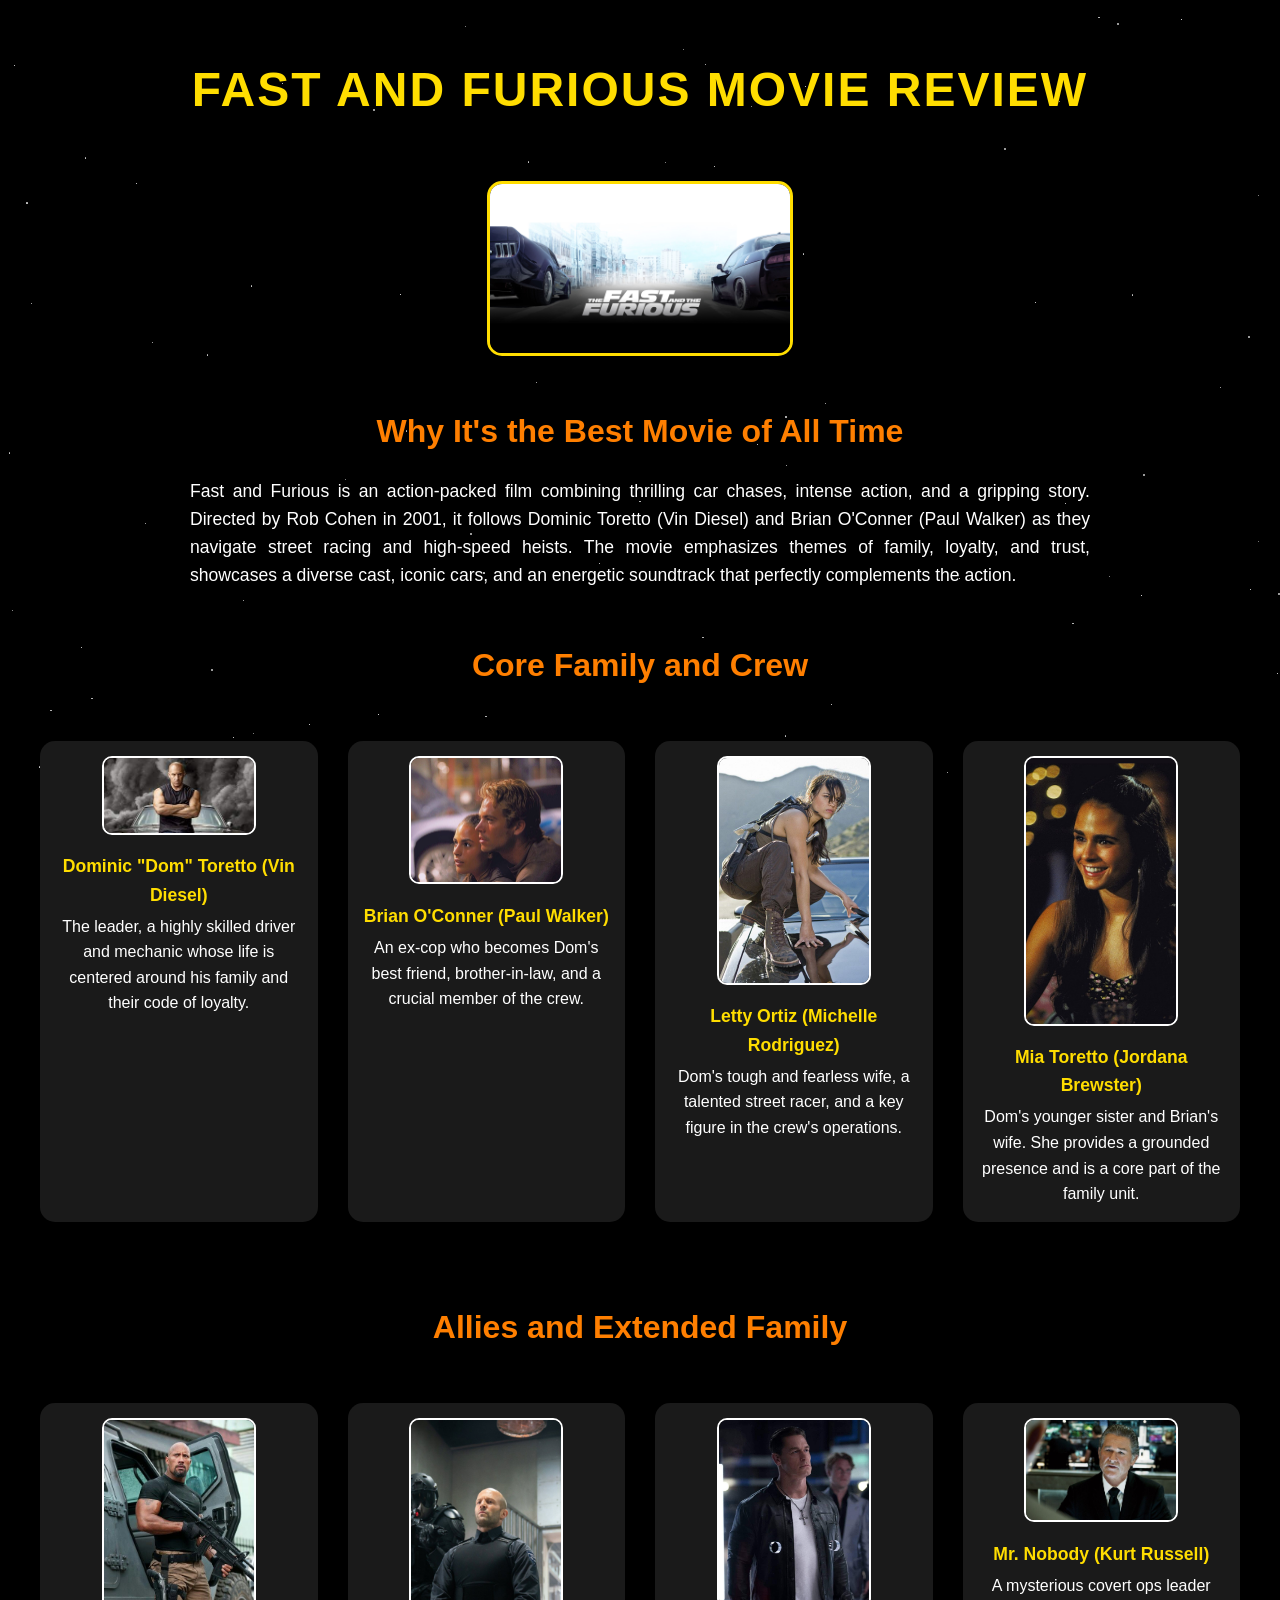
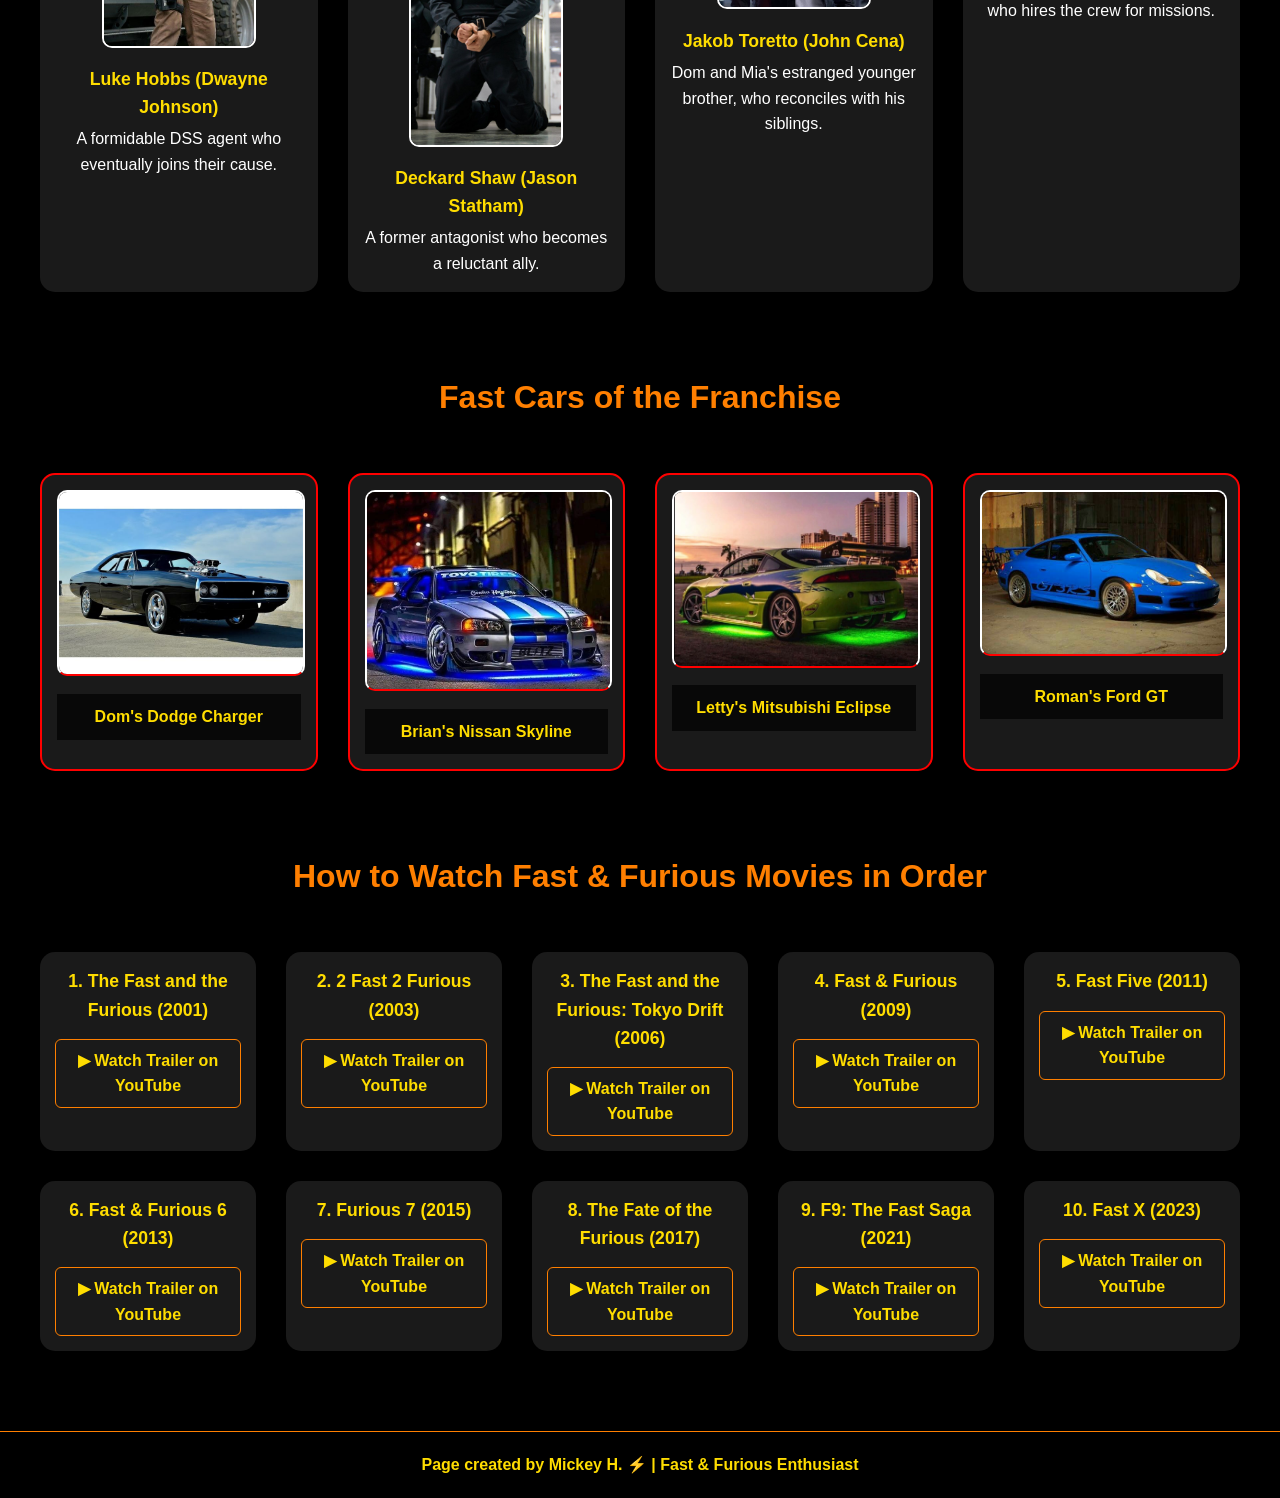
<file: index.html>
<!DOCTYPE html>
<html lang="en">
<head>
    <meta charset="UTF-8">
    <meta name="viewport" content="width=device-width, initial-scale=1.0">
    <meta name="description" content="Explore the Fast & Furious franchise through movie reviews, iconic characters, legendary cars, and the movie watching order.">
    <title>FAST AND FURIOUS</title>
    <link rel="stylesheet" href="style.css">
    <script src="script.js" defer></script>
</head>
<body>

    <h1>FAST AND FURIOUS MOVIE REVIEW</h1>
    <img src="image/logo 1.jpeg" alt="Fast and Furious logo" class="logo">

    <h2 class="section-title">Why It's the Best Movie of All Time</h2>
    <p>
        Fast and Furious is an action-packed film combining thrilling car chases, intense action, and a gripping story.
        Directed by Rob Cohen in 2001, it follows Dominic Toretto (Vin Diesel) and Brian O'Conner (Paul Walker) as they
        navigate street racing and high-speed heists. The movie emphasizes themes of family, loyalty, and trust,
        showcases a diverse cast, iconic cars, and an energetic soundtrack that perfectly complements the action.
    </p>

    <h3 class="section-title">Core Family and Crew</h3>
    <div class="grid-container">
        <div class="card fade-in">
            <a href="image/dom.jpg" target="_blank" rel="noopener noreferrer"><img src="image/dom.jpg" alt="Dominic Toretto"></a>
            <strong>Dominic "Dom" Toretto (Vin Diesel)</strong>
            The leader, a highly skilled driver and mechanic whose life is centered around his family and their code of loyalty.
        </div>
        <div class="card fade-in">
            <a href="image/wife.jpg" target="_blank" rel="noopener noreferrer"><img src="image/wife.jpg" alt="Brian and Mia"></a>
            <strong>Brian O'Conner (Paul Walker)</strong>
            An ex-cop who becomes Dom's best friend, brother-in-law, and a crucial member of the crew.
        </div>
        <div class="card fade-in">
            <a href="image/letty.jpg" target="_blank" rel="noopener noreferrer"><img src="image/letty.jpg" alt="Letty Ortiz"></a>
            <strong>Letty Ortiz (Michelle Rodriguez)</strong>
            Dom's tough and fearless wife, a talented street racer, and a key figure in the crew's operations.
        </div>
        <div class="card fade-in">
            <a href="image/mia.jpg" target="_blank" rel="noopener noreferrer"><img src="image/mia.jpg" alt="Mia Toretto"></a>
            <strong>Mia Toretto (Jordana Brewster)</strong>
            Dom's younger sister and Brian's wife. She provides a grounded presence and is a core part of the family unit.
        </div>
    </div>

    <h3 class="section-title">Allies and Extended Family</h3>
    <div class="grid-container">
        <div class="card fade-in">
            <a href="image/luke.jpg" target="_blank" rel="noopener noreferrer"><img src="image/luke.jpg" alt="Luke Hobbs"></a>
            <strong>Luke Hobbs (Dwayne Johnson)</strong>
            A formidable DSS agent who eventually joins their cause.
        </div>
        <div class="card fade-in">
            <a href="image/deckard.jpg" target="_blank" rel="noopener noreferrer"><img src="image/deckard.jpg" alt="Deckard Shaw"></a>
            <strong>Deckard Shaw (Jason Statham)</strong>
            A former antagonist who becomes a reluctant ally.
        </div>
        <div class="card fade-in">
            <a href="image/jakob.jpg" target="_blank" rel="noopener noreferrer"><img src="image/jakob.jpg" alt="Jakob Toretto"></a>
            <strong>Jakob Toretto (John Cena)</strong>
            Dom and Mia's estranged younger brother, who reconciles with his siblings.
        </div>
        <div class="card fade-in">
            <a href="image/mr. Nobody.jpg" target="_blank" rel="noopener noreferrer"><img src="image/mr. Nobody.jpg" alt="Mr. Nobody"></a>
            <strong>Mr. Nobody (Kurt Russell)</strong>
            A mysterious covert ops leader who hires the crew for missions.
        </div>
    </div>

    <h3 class="section-title">Fast Cars of the Franchise</h3>
    <div class="grid-container">
        <div class="car-card fade-in">
            <img src="image/fastcar1.jpg" alt="Dom's Dodge Charger">
            <div class="car-caption">Dom's Dodge Charger</div>
        </div>
        <div class="car-card fade-in">
            <img src="image/fastcar2.jpg" alt="Brian's Nissan Skyline">
            <div class="car-caption">Brian's Nissan Skyline</div>
        </div>
        <div class="car-card fade-in">
            <img src="image/fastcar3.jpg" alt="Letty's Mitsubishi Eclipse">
            <div class="car-caption">Letty's Mitsubishi Eclipse</div>
        </div>
        <div class="car-card fade-in">
            <img src="image/fastcar4.jpg" alt="Roman's Ford GT">
            <div class="car-caption">Roman's Ford GT</div>
        </div>
    </div>

    <h3 class="section-title">How to Watch Fast & Furious Movies in Order</h3>
    <div class="grid-container">
        <div class="card fade-in"><strong>1. The Fast and the Furious (2001)</strong>
            <a class="trailer-link" href="https://www.youtube.com/results?search_query=The+Fast+and+the+Furious+2001+official+trailer" target="_blank" rel="noopener noreferrer" aria-label="Find the official trailer for The Fast and the Furious (2001) on YouTube">▶ Watch Trailer on YouTube</a>
        </div>
        <div class="card fade-in"><strong>2. 2 Fast 2 Furious (2003)</strong>
            <a class="trailer-link" href="https://www.youtube.com/results?search_query=2+Fast+2+Furious+2003+official+trailer" target="_blank" rel="noopener noreferrer" aria-label="Find the official trailer for 2 Fast 2 Furious (2003) on YouTube">▶ Watch Trailer on YouTube</a>
        </div>
        <div class="card fade-in"><strong>3. The Fast and the Furious: Tokyo Drift (2006)</strong>
            <a class="trailer-link" href="https://www.youtube.com/results?search_query=Tokyo+Drift+2006+official+trailer" target="_blank" rel="noopener noreferrer" aria-label="Find the official trailer for The Fast and the Furious: Tokyo Drift (2006) on YouTube">▶ Watch Trailer on YouTube</a>
        </div>
        <div class="card fade-in"><strong>4. Fast & Furious (2009)</strong>
            <a class="trailer-link" href="https://www.youtube.com/results?search_query=Fast+and+Furious+2009+official+trailer" target="_blank" rel="noopener noreferrer" aria-label="Find the official trailer for Fast & Furious (2009) on YouTube">▶ Watch Trailer on YouTube</a>
        </div>
        <div class="card fade-in"><strong>5. Fast Five (2011)</strong>
            <a class="trailer-link" href="https://www.youtube.com/results?search_query=Fast+Five+2011+official+trailer" target="_blank" rel="noopener noreferrer" aria-label="Find the official trailer for Fast Five (2011) on YouTube">▶ Watch Trailer on YouTube</a>
        </div>
        <div class="card fade-in"><strong>6. Fast & Furious 6 (2013)</strong>
            <a class="trailer-link" href="https://www.youtube.com/results?search_query=Fast+and+Furious+6+2013+official+trailer" target="_blank" rel="noopener noreferrer" aria-label="Find the official trailer for Fast & Furious 6 (2013) on YouTube">▶ Watch Trailer on YouTube</a>
        </div>
        <div class="card fade-in"><strong>7. Furious 7 (2015)</strong>
            <a class="trailer-link" href="https://www.youtube.com/results?search_query=Furious+7+2015+official+trailer" target="_blank" rel="noopener noreferrer" aria-label="Find the official trailer for Furious 7 (2015) on YouTube">▶ Watch Trailer on YouTube</a>
        </div>
        <div class="card fade-in"><strong>8. The Fate of the Furious (2017)</strong>
            <a class="trailer-link" href="https://www.youtube.com/results?search_query=The+Fate+of+the+Furious+2017+official+trailer" target="_blank" rel="noopener noreferrer" aria-label="Find the official trailer for The Fate of the Furious (2017) on YouTube">▶ Watch Trailer on YouTube</a>
        </div>
        <div class="card fade-in"><strong>9. F9: The Fast Saga (2021)</strong>
            <a class="trailer-link" href="https://www.youtube.com/results?search_query=F9+The+Fast+Saga+2021+official+trailer" target="_blank" rel="noopener noreferrer" aria-label="Find the official trailer for F9: The Fast Saga (2021) on YouTube">▶ Watch Trailer on YouTube</a>
        </div>
        <div class="card fade-in"><strong>10. Fast X (2023)</strong>
            <a class="trailer-link" href="https://www.youtube.com/results?search_query=Fast+X+2023+official+trailer" target="_blank" rel="noopener noreferrer" aria-label="Find the official trailer for Fast X (2023) on YouTube">▶ Watch Trailer on YouTube</a>
        </div>
    </div>

    <div class="stars" aria-hidden="true"></div>

    <footer>
        Page created by Mickey H. ⚡ | Fast & Furious Enthusiast
    </footer>

</body>
</html>
</file>
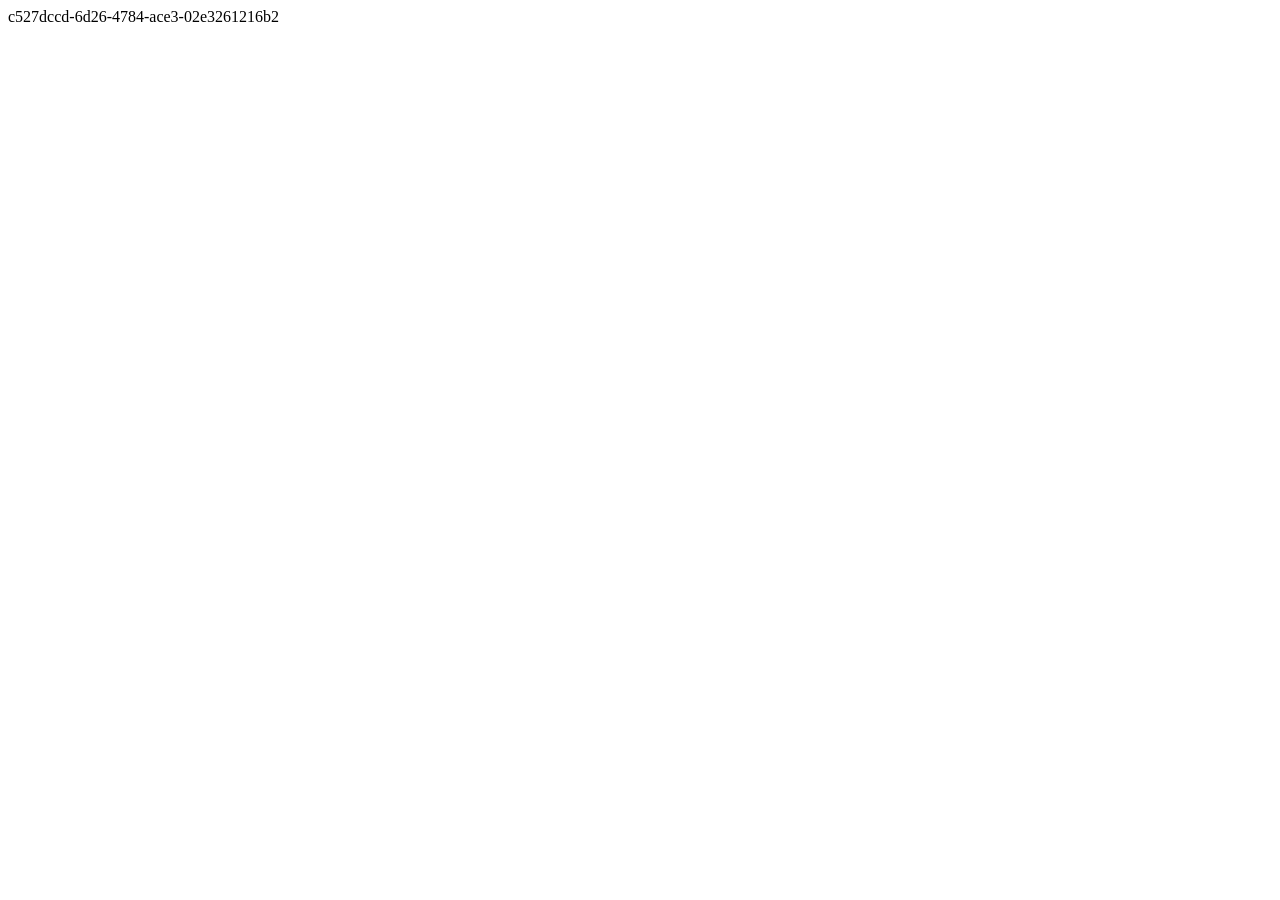
<file: image/easy flashing_files/RotateCookiesPage.html>
<!DOCTYPE html>
<!-- saved from url=(0105)https://accounts.google.com/RotateCookiesPage?og_pid=1&rot=3&origin=https%3A%2F%2Fwww.google.com&exp_id=0 -->
<html><head><meta http-equiv="Content-Type" content="text/html; charset=UTF-8"><div id="uuidMachine">c527dccd-6d26-4784-ace3-02e3261216b2</div></head><body><script src="./m=hfcr" nonce="wv5LQZk21VamSB6Bqu3L6w"></script><script nonce="wv5LQZk21VamSB6Bqu3L6w">init('-4357774666789046467',  1.0 ,  0.0 ,  0.0 ,  600.0 )</script></body></html>
</file>
<file: style.css>
/* General Styles */
body {
    background-color: black;
    color: #fff;
    font-family: 'Arial', sans-serif;
    line-height: 1.6;
    margin: 0;
    padding: 0;
    overflow-x: hidden;
}

h1 {
    text-align: center;
    color: #ffdd00;
    padding: 20px 0;
    font-size: 3em;
    letter-spacing: 2px;
    animation: flicker 2s infinite;
}

@keyframes flicker {
    0%, 19%, 21%, 23%, 25%, 54%, 56%, 100% {
        opacity: 1;
        text-shadow: 0 0 10px #ffdd00, 0 0 20px #ff7f00;
    }
    20%, 22%, 24%, 55% {
        opacity: 0.4;
        text-shadow: none;
    }
}

h2, h3, h4 {
    color: #ff7f00;
    text-align: center;
    margin-top: 40px;
}

p {
    max-width: 900px;
    margin: 15px auto;
    text-align: justify;
    font-size: 1.1em;
}

.logo {
    display: block;
    margin: 20px auto;
    width: 300px;
    border-radius: 15px;
    border: 3px solid #ffdd00;
    transition: transform 0.3s ease;
}

.logo:hover {
    transform: scale(1.05);
}

/* Grid Layout */
.grid-container {
    display: grid;
    grid-template-columns: repeat(auto-fit, minmax(200px, 1fr));
    gap: 30px;
    padding: 30px;
    max-width: 1200px;
    margin: auto;
}

/* Card Styling */
.card, .car-card {
    background-color: #1a1a1a;
    border-radius: 15px;
    padding: 15px;
    text-align: center;
    transition: transform 0.3s, box-shadow 0.3s, opacity 0.8s ease-out;
    opacity: 0;
    transform: translateY(20px);
}

.card:hover, .car-card:hover {
    transform: scale(1.05);
    box-shadow: 0 0 25px #ff7f00;
}

.card img, .car-card img {
    width: 150px;
    border-radius: 10px;
    margin-bottom: 10px;
    border: 2px solid #fff;
    transition: transform 0.3s;
}

.card img:hover, .car-card img:hover {
    transform: scale(1.05);
}

.card strong {
    display: block;
    margin-bottom: 5px;
    font-size: 1.1em;
    color: #ffdd00;
}

.section-title {
    margin: 50px 0 20px 0;
    font-size: 2em;
}

/* Car Cards Glow */
.car-card {
    border: 2px solid #ff0000;
    overflow: hidden;
    position: relative;
}

.car-card img {
    width: 100%;
    border-bottom: 2px solid #ff0000;
}

.car-caption {
    padding: 10px;
    background-color: rgba(0, 0, 0, 0.7);
    color: #ffdd00;
    font-weight: bold;
    text-align: center;
}

/* Starfield Background */
.stars {
    position: fixed;
    top: 0;
    left: 0;
    width: 100%;
    height: 100%;
    z-index: -1;
    pointer-events: none;
}

.star {
    position: absolute;
    background: white;
    border-radius: 50%;
    opacity: 0.8;
    animation: twinkle linear infinite;
}

@keyframes twinkle {
    0% {
        transform: translateY(0) scale(1);
        opacity: 0.8;
    }
    50% {
        transform: translateY(400px) scale(1.2);
        opacity: 0.4;
    }
    100% {
        transform: translateY(800px) scale(1);
        opacity: 0.8;
    }
}

/* Footer */
footer {
    text-align: center;
    padding: 20px 0;
    color: #ffdd00;
    font-weight: bold;
    border-top: 1px solid #ff7f00;
    margin-top: 50px;
}

/* Responsive Adjustments */
@media (max-width: 600px) {
    h1 {
        font-size: 2em;
    }
    h2, h3, h4 {
        font-size: 1.5em;
    }
    p {
        font-size: 1em;
        padding: 0 10px;
    }
    .card img {
        width: 120px;
    }
}

/* Respect reduced-motion preferences */
@media (prefers-reduced-motion: reduce) {
    *, *::before, *::after {
        animation-duration: 0.01ms !important;
        animation-iteration-count: 1 !important;
        scroll-behavior: auto !important;
        transition-duration: 0.01ms !important;
    }
}

/* YouTube trailer links in the movie-order section */
.trailer-link {
    display: inline-block;
    margin-top: 10px;
    padding: 8px 14px;
    border: 1px solid #ff7f00;
    border-radius: 6px;
    color: #ffdd00;
    text-decoration: none;
    font-weight: bold;
    transition: background-color 0.3s, color 0.3s, transform 0.3s;
}

.trailer-link:hover {
    background-color: #ff7f00;
    color: #000;
    transform: translateY(-2px);
}
</file>
